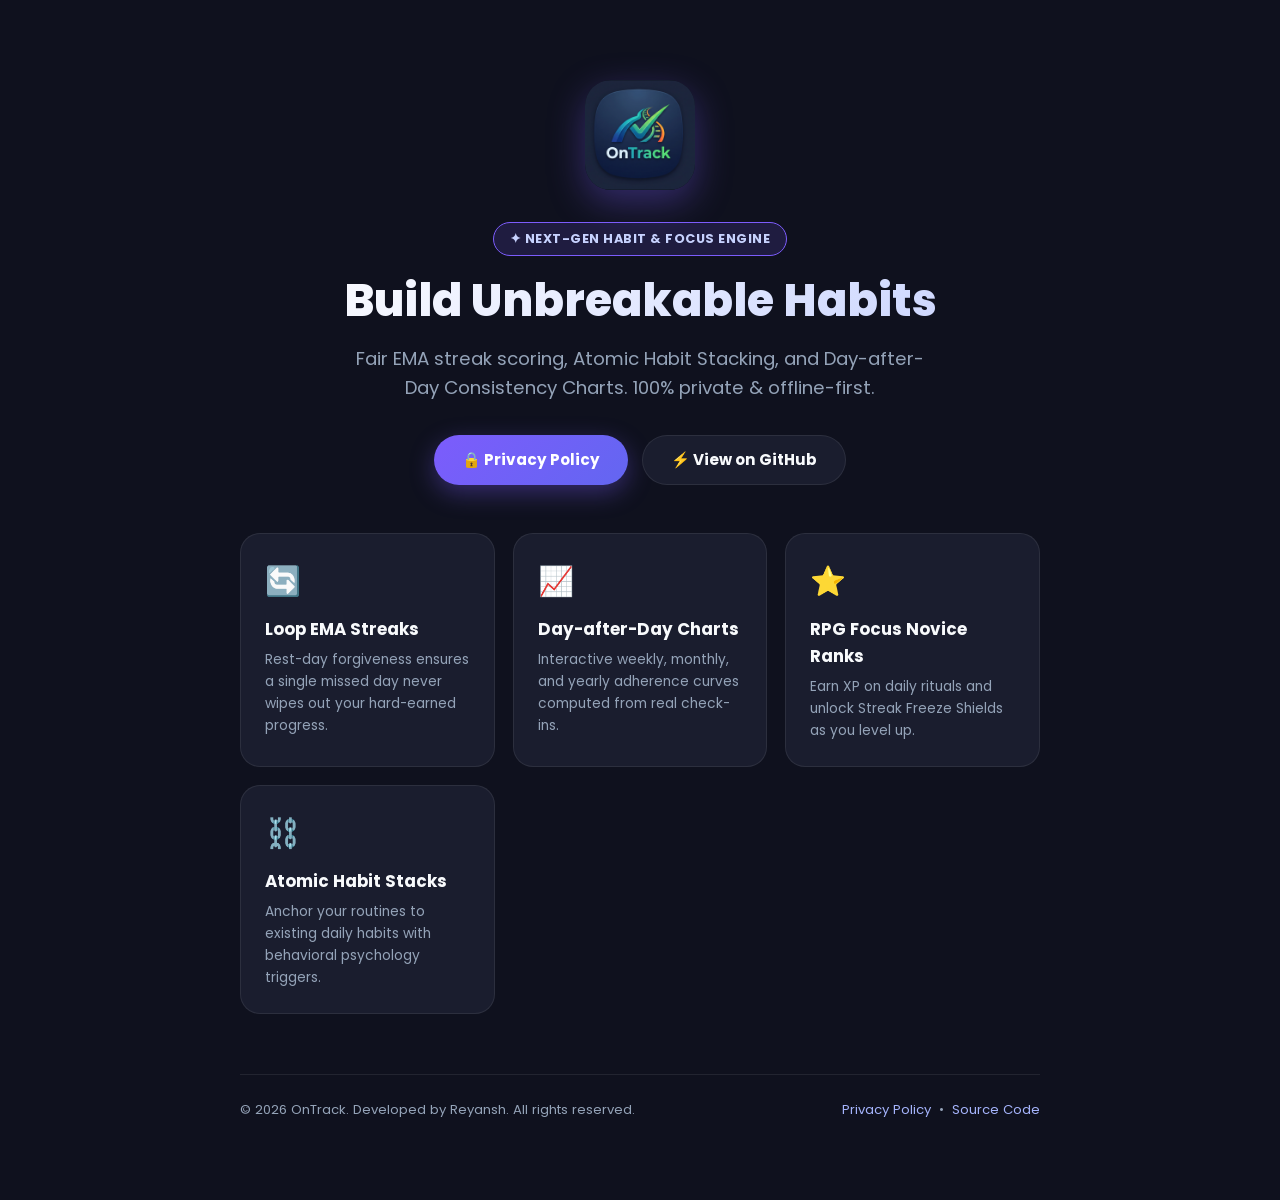
<file: index.html>
<!DOCTYPE html>
<html lang="en">
<head>
  <meta charset="UTF-8">
  <meta name="viewport" content="width=device-width, initial-scale=1.0">
  <title>OnTrack - Next-Gen Habit & Focus Engine</title>
  <link rel="icon" type="image/png" href="static/icons/favicon.png">
  <link rel="stylesheet" href="https://fonts.googleapis.com/css2?family=Poppins:wght@400;500;600;700;800&display=swap">
  <style>
    :root {
      --bg: #0F111E;
      --card-bg: #1A1D2E;
      --accent: #7C5CFC;
      --accent-glow: rgba(124, 92, 252, 0.35);
      --text: #F8FAFC;
      --text-muted: #94A3B8;
      --border: rgba(255, 255, 255, 0.08);
    }
    * { box-sizing: border-box; margin: 0; padding: 0; }
    body {
      font-family: 'Poppins', sans-serif;
      background: var(--bg);
      color: var(--text);
      line-height: 1.6;
      padding: 40px 20px 80px;
      min-height: 100vh;
      display: flex;
      flex-direction: column;
      align-items: center;
    }
    .hero-container {
      max-width: 800px;
      width: 100%;
      text-align: center;
      margin-top: 40px;
    }
    .logo-img {
      width: 110px;
      height: 110px;
      border-radius: 26px;
      box-shadow: 0 12px 36px var(--accent-glow);
      margin-bottom: 24px;
    }
    .badge {
      display: inline-block;
      padding: 6px 16px;
      border-radius: 999px;
      background: rgba(124, 92, 252, 0.15);
      border: 1px solid var(--accent);
      color: #C7D2FE;
      font-size: 0.8rem;
      font-weight: 700;
      letter-spacing: 0.5px;
      margin-bottom: 18px;
    }
    h1 {
      font-size: 2.8rem;
      font-weight: 800;
      line-height: 1.2;
      margin-bottom: 16px;
      background: linear-gradient(135deg, #FFFFFF 0%, #C7D2FE 100%);
      -webkit-background-clip: text;
      -webkit-text-fill-color: transparent;
    }
    p.subtitle {
      font-size: 1.15rem;
      color: var(--text-muted);
      max-width: 600px;
      margin: 0 auto 32px;
    }
    .cta-row {
      display: flex;
      gap: 14px;
      justify-content: center;
      flex-wrap: wrap;
      margin-bottom: 48px;
    }
    .btn {
      padding: 12px 28px;
      border-radius: 999px;
      font-weight: 700;
      font-size: 0.95rem;
      text-decoration: none;
      transition: all 0.2s ease;
      display: inline-flex;
      align-items: center;
      gap: 8px;
    }
    .btn-primary {
      background: linear-gradient(135deg, #7C5CFC 0%, #6366F1 100%);
      color: #FFFFFF;
      box-shadow: 0 8px 24px var(--accent-glow);
    }
    .btn-primary:hover {
      transform: translateY(-2px);
      box-shadow: 0 12px 30px rgba(124, 92, 252, 0.5);
    }
    .btn-secondary {
      background: var(--card-bg);
      color: var(--text);
      border: 1px solid var(--border);
    }
    .btn-secondary:hover {
      background: rgba(255, 255, 255, 0.06);
    }
    .features-grid {
      display: grid;
      grid-template-columns: repeat(auto-fit, minmax(240px, 1fr));
      gap: 18px;
      margin-bottom: 60px;
      text-align: left;
    }
    .feature-card {
      background: var(--card-bg);
      border: 1px solid var(--border);
      border-radius: 20px;
      padding: 24px;
    }
    .feature-icon {
      font-size: 1.8rem;
      margin-bottom: 12px;
      display: inline-block;
    }
    .feature-title {
      font-size: 1.05rem;
      font-weight: 700;
      margin-bottom: 6px;
    }
    .feature-desc {
      font-size: 0.86rem;
      color: var(--text-muted);
    }
    footer {
      margin-top: auto;
      border-top: 1px solid var(--border);
      padding-top: 24px;
      width: 100%;
      max-width: 800px;
      display: flex;
      justify-content: space-between;
      align-items: center;
      font-size: 0.82rem;
      color: var(--text-muted);
      flex-wrap: wrap;
      gap: 12px;
    }
    footer a {
      color: #A5B4FC;
      text-decoration: none;
    }
    footer a:hover {
      text-decoration: underline;
    }
  </style>
</head>
<body>

  <div class="hero-container">
    <img src="static/icons/logo.png" alt="OnTrack Logo" class="logo-img">
    <div>
      <span class="badge">✦ NEXT-GEN HABIT & FOCUS ENGINE</span>
    </div>
    <h1>Build Unbreakable Habits</h1>
    <p class="subtitle">
      Fair EMA streak scoring, Atomic Habit Stacking, and Day-after-Day Consistency Charts. 100% private & offline-first.
    </p>

    <div class="cta-row">
      <a href="privacy-policy.html" class="btn btn-primary">🔒 Privacy Policy</a>
      <a href="https://github.com/reyanshk669-code/ontrackr" class="btn btn-secondary">⚡ View on GitHub</a>
    </div>

    <div class="features-grid">
      <div class="feature-card">
        <span class="feature-icon">🔄</span>
        <div class="feature-title">Loop EMA Streaks</div>
        <div class="feature-desc">Rest-day forgiveness ensures a single missed day never wipes out your hard-earned progress.</div>
      </div>
      <div class="feature-card">
        <span class="feature-icon">📈</span>
        <div class="feature-title">Day-after-Day Charts</div>
        <div class="feature-desc">Interactive weekly, monthly, and yearly adherence curves computed from real check-ins.</div>
      </div>
      <div class="feature-card">
        <span class="feature-icon">⭐</span>
        <div class="feature-title">RPG Focus Novice Ranks</div>
        <div class="feature-desc">Earn XP on daily rituals and unlock Streak Freeze Shields as you level up.</div>
      </div>
      <div class="feature-card">
        <span class="feature-icon">⛓️</span>
        <div class="feature-title">Atomic Habit Stacks</div>
        <div class="feature-desc">Anchor your routines to existing daily habits with behavioral psychology triggers.</div>
      </div>
    </div>
  </div>

  <footer>
    <div>© 2026 OnTrack. Developed by Reyansh. All rights reserved.</div>
    <div>
      <a href="privacy-policy.html">Privacy Policy</a> &nbsp;•&nbsp; 
      <a href="https://github.com/reyanshk669-code/ontrackr">Source Code</a>
    </div>
  </footer>

</body>
</html>
</file>
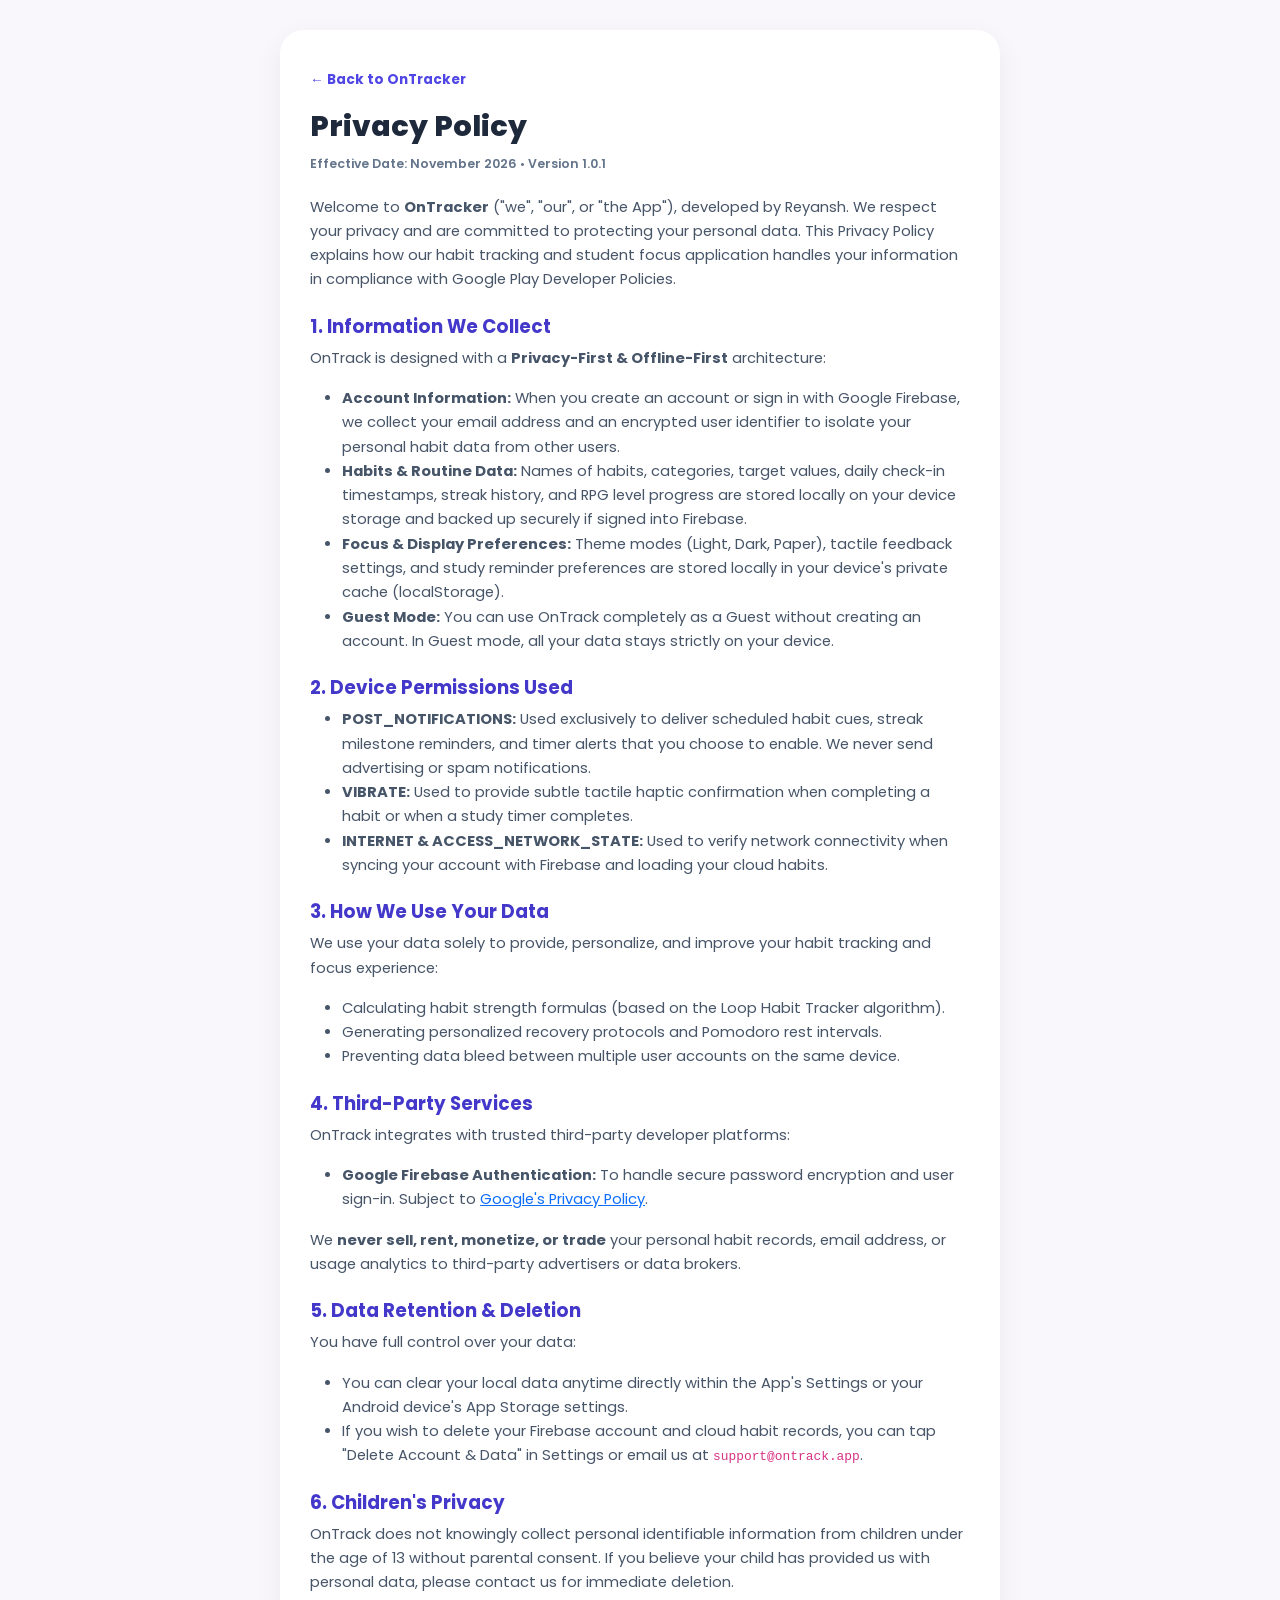
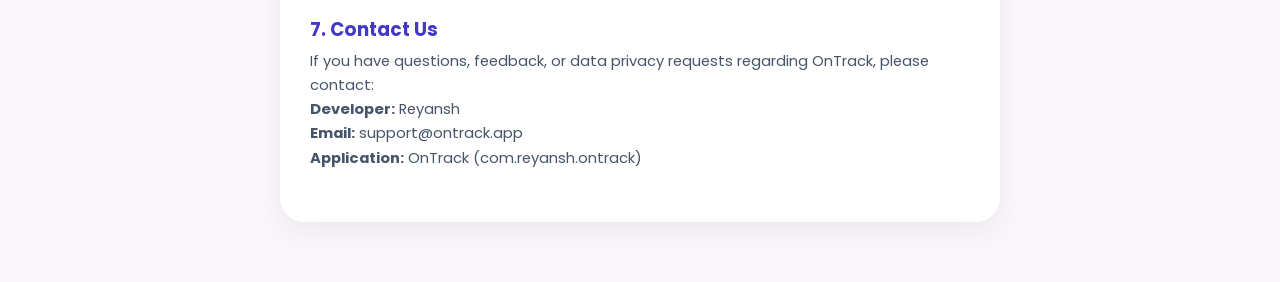
<file: privacy-policy.html>
<!DOCTYPE html>
<html lang="en">
<head>
  <meta charset="UTF-8">
  <meta name="viewport" content="width=device-width, initial-scale=1.0">
  <title>Privacy Policy - OnTracker</title>
  <link rel="stylesheet" href="/static/vendor/bootstrap.min.css">
  <link rel="stylesheet" href="https://fonts.googleapis.com/css2?family=Poppins:wght@400;500;600;700;800&display=swap">
  <style>
    body {
      font-family: 'Poppins', sans-serif;
      background: #FAF7FC;
      color: #334155;
      padding: 30px 16px 60px;
      line-height: 1.65;
    }
    .policy-container {
      max-width: 720px;
      margin: 0 auto;
      background: #FFFFFF;
      padding: 36px 30px;
      border-radius: 24px;
      box-shadow: 0 10px 30px rgba(0,0,0,0.06);
    }
    h1 { font-weight: 800; font-size: 1.8rem; color: #1E293B; margin-bottom: 6px; }
    h2 { font-weight: 700; font-size: 1.15rem; color: #4338CA; margin-top: 24px; margin-bottom: 8px; }
    p, li { font-size: 0.92rem; color: #475569; }
    .badge-updated { font-size: 0.78rem; font-weight: 600; color: #64748B; margin-bottom: 20px; display: inline-block; }
    .back-btn { display: inline-flex; align-items: center; gap: 6px; font-weight: 700; font-size: 0.85rem; color: #4F46E5; text-decoration: none; margin-bottom: 18px; }
  </style>
</head>
<body>
  <div class="policy-container">
    <a href="/" class="back-btn">← Back to OnTracker</a>
    <h1>Privacy Policy</h1>
    <span class="badge-updated">Effective Date: November 2026 • Version 1.0.1</span>

    <p>
      Welcome to <strong>OnTracker</strong> ("we", "our", or "the App"), developed by Reyansh. We respect your privacy and are committed to protecting your personal data. This Privacy Policy explains how our habit tracking and student focus application handles your information in compliance with Google Play Developer Policies.
    </p>

    <h2>1. Information We Collect</h2>
    <p>
      OnTrack is designed with a <strong>Privacy-First & Offline-First</strong> architecture:
    </p>
    <ul>
      <li><strong>Account Information:</strong> When you create an account or sign in with Google Firebase, we collect your email address and an encrypted user identifier to isolate your personal habit data from other users.</li>
      <li><strong>Habits & Routine Data:</strong> Names of habits, categories, target values, daily check-in timestamps, streak history, and RPG level progress are stored locally on your device storage and backed up securely if signed into Firebase.</li>
      <li><strong>Focus & Display Preferences:</strong> Theme modes (Light, Dark, Paper), tactile feedback settings, and study reminder preferences are stored locally in your device's private cache (localStorage).</li>
      <li><strong>Guest Mode:</strong> You can use OnTrack completely as a Guest without creating an account. In Guest mode, all your data stays strictly on your device.</li>
    </ul>

    <h2>2. Device Permissions Used</h2>
    <ul>
      <li><strong>POST_NOTIFICATIONS:</strong> Used exclusively to deliver scheduled habit cues, streak milestone reminders, and timer alerts that you choose to enable. We never send advertising or spam notifications.</li>
      <li><strong>VIBRATE:</strong> Used to provide subtle tactile haptic confirmation when completing a habit or when a study timer completes.</li>
      <li><strong>INTERNET & ACCESS_NETWORK_STATE:</strong> Used to verify network connectivity when syncing your account with Firebase and loading your cloud habits.</li>
    </ul>

    <h2>3. How We Use Your Data</h2>
    <p>
      We use your data solely to provide, personalize, and improve your habit tracking and focus experience:
    </p>
    <ul>
      <li>Calculating habit strength formulas (based on the Loop Habit Tracker algorithm).</li>
      <li>Generating personalized recovery protocols and Pomodoro rest intervals.</li>
      <li>Preventing data bleed between multiple user accounts on the same device.</li>
    </ul>

    <h2>4. Third-Party Services</h2>
    <p>
      OnTrack integrates with trusted third-party developer platforms:
    </p>
    <ul>
      <li><strong>Google Firebase Authentication:</strong> To handle secure password encryption and user sign-in. Subject to <a href="https://policies.google.com/privacy" target="_blank" rel="noopener">Google's Privacy Policy</a>.</li>
    </ul>
    <p>
      We <strong>never sell, rent, monetize, or trade</strong> your personal habit records, email address, or usage analytics to third-party advertisers or data brokers.
    </p>

    <h2>5. Data Retention & Deletion</h2>
    <p>
      You have full control over your data:
    </p>
    <ul>
      <li>You can clear your local data anytime directly within the App's Settings or your Android device's App Storage settings.</li>
      <li>If you wish to delete your Firebase account and cloud habit records, you can tap "Delete Account & Data" in Settings or email us at <code>support@ontrack.app</code>.</li>
    </ul>

    <h2>6. Children's Privacy</h2>
    <p>
      OnTrack does not knowingly collect personal identifiable information from children under the age of 13 without parental consent. If you believe your child has provided us with personal data, please contact us for immediate deletion.
    </p>

    <h2>7. Contact Us</h2>
    <p>
      If you have questions, feedback, or data privacy requests regarding OnTrack, please contact:
      <br>
      <strong>Developer:</strong> Reyansh
      <br>
      <strong>Email:</strong> support@ontrack.app
      <br>
      <strong>Application:</strong> OnTrack (com.reyansh.ontrack)
    </p>
  </div>
</body>
</html>
</file>
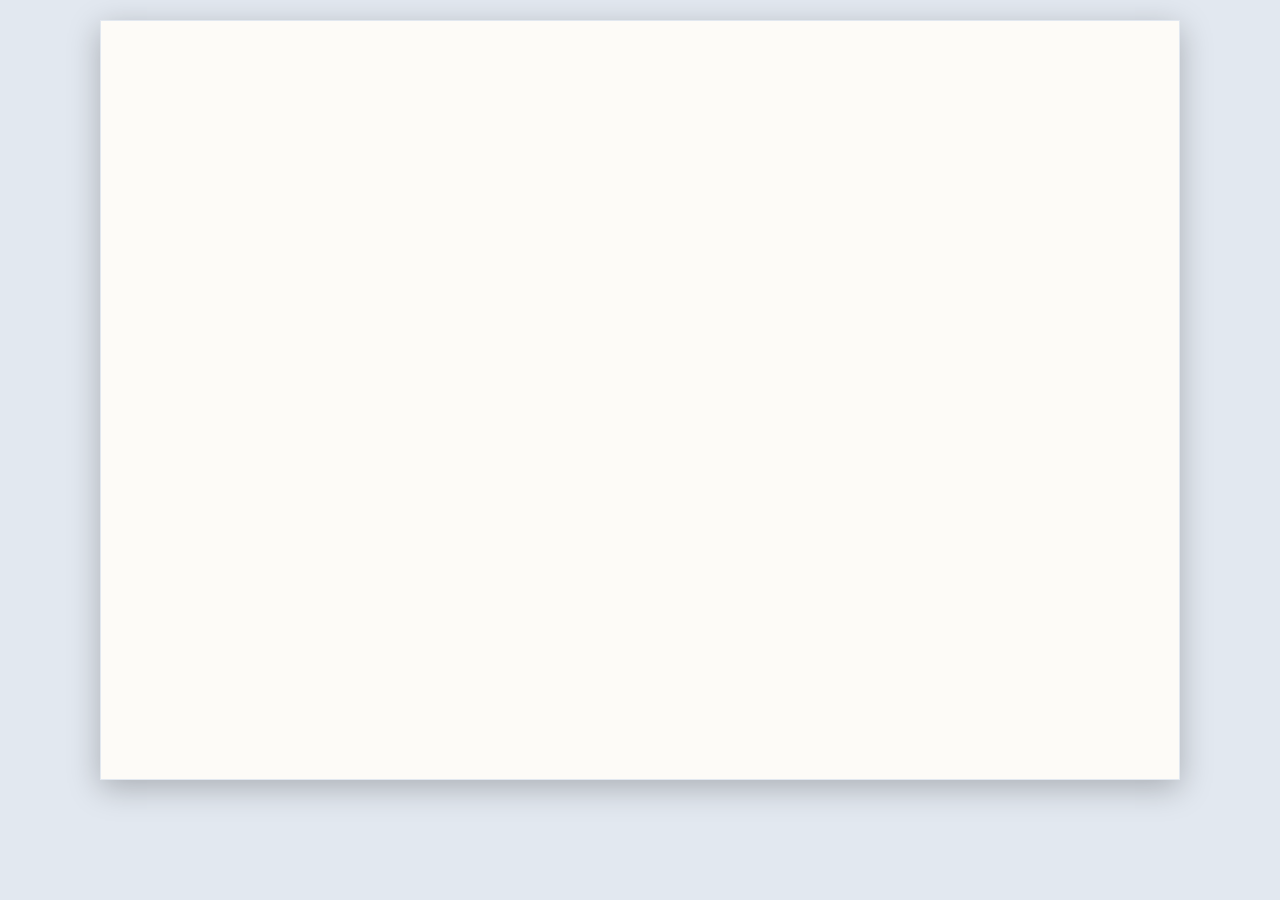
<file: templates/print_view.html>
<!DOCTYPE html>
<html lang="en">
<head>
  <meta charset="UTF-8">
  <title>HabitWall: Print Preview</title>
  <link rel="stylesheet" href="/static/css/themes.css">
  <link rel="stylesheet" href="/static/css/print-studio.css">
  <style>
    body {
      margin: 0;
      padding: 20px;
      display: flex;
      justify-content: center;
      background: #E2E8F0;
    }
  </style>
</head>
<body>
  <div id="print-a4-canvas" class="a4-landscape-canvas theme-pastel">
    <!-- Populated by PrintStudio -->
  </div>
</body>
</html>
</file>
<file: static/css/themes.css>
/* ============================================================
   OnTracker - Calm Design System & Themes
   Template 1: Calm Light (Sage Green, Matcha & Warm Cream)
   Template 2: Calm Dark (Deep Forest Charcoal & Matcha Green)
   ============================================================ */

:root, [data-theme="light"] {
  /* Template 1: Calm Light (Sage Green, Matcha & Warm Cream) */
  --bg-primary: #F7F5EE;
  --bg-gradient: linear-gradient(180deg, #FBF9F4 0%, #F7F5EE 50%, #F1EFE6 100%);
  --bg-secondary: #EFECE2;
  --bg-card: rgba(255, 255, 255, 0.94);
  --bg-card-hover: #FFFFFF;
  --bg-glass: rgba(247, 245, 238, 0.88);
  
  --border-color: rgba(122, 154, 120, 0.18);
  --border-color-strong: rgba(122, 154, 120, 0.35);
  
  --text-primary: #202920;
  --text-secondary: #4D584C;
  --text-muted: #7B8679;
  
  --accent-primary: #7A9A78;
  --accent-primary-hover: #6A8B68;
  --accent-glow: rgba(122, 154, 120, 0.30);
  --accent-gradient: linear-gradient(135deg, #85A384 0%, #6E8E6C 100%);
  
  /* Palette Tokens from Template 1 */
  --mint: #7A9A78;
  --mint-bg: rgba(122, 154, 120, 0.14);
  --mint-border: rgba(122, 154, 120, 0.32);
  
  --sky: #5A8EB8;
  --sky-bg: rgba(216, 232, 245, 0.7);
  --sky-border: rgba(90, 142, 184, 0.32);
  
  --peach: #E07850;
  --peach-bg: rgba(254, 232, 220, 0.85);
  --peach-border: rgba(247, 185, 154, 0.45);
  
  --amber: #D19438;
  --amber-bg: rgba(253, 236, 200, 0.85);
  --amber-border: rgba(245, 206, 123, 0.45);
  
  --purple: #857DA6;
  --purple-bg: rgba(133, 125, 166, 0.14);
  --purple-border: rgba(133, 125, 166, 0.32);
  
  --success: #7A9A78;
  --warning: #D19438;
  --danger: #D9534F;
  --skipped-bg: rgba(245, 206, 123, 0.18);
  --skipped-border: #D19438;
  
  /* Floating Dock Navigation (Matching Template 1) */
  --dock-bg: #FFFFFF;
  --dock-border: rgba(122, 154, 120, 0.18);
  --dock-shadow: 0 16px 40px rgba(40, 50, 40, 0.08);
  --dock-active: #7A9A78;
  
  --shadow-sm: 0 3px 8px rgba(40, 50, 40, 0.04);
  --shadow-md: 0 8px 24px rgba(40, 50, 40, 0.06);
  --shadow-lg: 0 16px 36px rgba(40, 50, 40, 0.10);
  
  --radius-xs: 8px;
  --radius-sm: 12px;
  --radius-md: 18px;
  --radius-lg: 24px;
  --radius-full: 9999px;
  
  --calendar-day-bg: rgba(255, 255, 255, 0.7);
  --calendar-day-hover: #EFECE2;
}

[data-theme="dark"] {
  /* Template 2: Calm Dark (Matcha Charcoal) */
  --bg-primary: #1A211B;
  --bg-gradient: linear-gradient(180deg, #1E261F 0%, #151A15 100%);
  --bg-secondary: #242D25;
  --bg-card: rgba(32, 41, 33, 0.90);
  --bg-card-hover: rgba(40, 52, 42, 0.96);
  --bg-glass: rgba(26, 33, 27, 0.88);
  
  --border-color: rgba(122, 154, 120, 0.20);
  --border-color-strong: rgba(122, 154, 120, 0.38);
  
  --text-primary: #F2F4F0;
  --text-secondary: #B4BEB2;
  --text-muted: #7E8A7C;
  
  --accent-primary: #85A384;
  --accent-primary-hover: #96B495;
  --accent-glow: rgba(133, 163, 132, 0.35);
  --accent-gradient: linear-gradient(135deg, #85A384 0%, #6E8E6C 100%);
  
  --mint: #85A384;
  --mint-bg: rgba(133, 163, 132, 0.18);
  --mint-border: rgba(133, 163, 132, 0.35);
  
  --sky: #6FA2CC;
  --sky-bg: rgba(111, 162, 204, 0.18);
  --sky-border: rgba(111, 162, 204, 0.35);
  
  --peach: #F09A7A;
  --peach-bg: rgba(240, 154, 122, 0.18);
  --peach-border: rgba(240, 154, 122, 0.35);
  
  --amber: #E2B663;
  --amber-bg: rgba(226, 182, 99, 0.18);
  --amber-border: rgba(226, 182, 99, 0.35);
  
  --purple: #A29ABF;
  --purple-bg: rgba(162, 154, 191, 0.18);
  --purple-border: rgba(162, 154, 191, 0.35);
  
  --success: #85A384;
  --warning: #E2B663;
  --danger: #E57373;
  --skipped-bg: rgba(226, 182, 99, 0.18);
  --skipped-border: #E2B663;
  
  --dock-bg: #202920;
  --dock-border: rgba(122, 154, 120, 0.22);
  --dock-shadow: 0 16px 40px rgba(0, 0, 0, 0.55);
  --dock-active: #85A384;
  
  --shadow-sm: 0 3px 8px rgba(0, 0, 0, 0.3);
  --shadow-md: 0 8px 24px rgba(0, 0, 0, 0.4);
  --shadow-lg: 0 16px 36px rgba(0, 0, 0, 0.55);
  
  --calendar-day-bg: rgba(255, 255, 255, 0.05);
  --calendar-day-hover: rgba(255, 255, 255, 0.10);
}

[data-theme="paper"] {
  --bg-primary: #F5F2E8;
  --bg-gradient: linear-gradient(180deg, #FBF8F0 0%, #F1ECE0 100%);
  --bg-secondary: #EAE4D4;
  --bg-card: rgba(254, 252, 248, 0.94);
  --bg-card-hover: #FFFFFF;
  --bg-glass: rgba(245, 242, 232, 0.90);
  
  --border-color: #DFD7C4;
  --border-color-strong: #CFC5AE;
  
  --text-primary: #28241D;
  --text-secondary: #5D5446;
  --text-muted: #8E8472;
  
  --accent-primary: #6E8B6C;
  --accent-primary-hover: #5A7558;
  --accent-glow: rgba(110, 139, 108, 0.25);
  --accent-gradient: linear-gradient(135deg, #7A9A78 0%, #5E7C5C 100%);
  
  --mint: #6E8B6C;
  --mint-bg: rgba(110, 139, 108, 0.14);
  --mint-border: rgba(110, 139, 108, 0.32);
  
  --sky: #4A7A9B;
  --sky-bg: rgba(74, 122, 155, 0.14);
  --sky-border: rgba(74, 122, 155, 0.32);
  
  --peach: #C86848;
  --peach-bg: rgba(200, 104, 72, 0.14);
  --peach-border: rgba(200, 104, 72, 0.32);
  
  --amber: #B88328;
  --amber-bg: rgba(184, 131, 40, 0.14);
  --amber-border: rgba(184, 131, 40, 0.32);
  
  --purple: #786C94;
  --purple-bg: rgba(120, 108, 148, 0.14);
  --purple-border: rgba(120, 108, 148, 0.32);
  
  --success: #6E8B6C;
  --warning: #B88328;
  --danger: #B34A4A;
  --skipped-bg: rgba(184, 131, 40, 0.14);
  --skipped-border: #B88328;
  
  --dock-bg: #FCFAF5;
  --dock-border: #DFD7C4;
  --dock-shadow: 0 16px 36px rgba(40, 36, 29, 0.10);
  --dock-active: #6E8B6C;
  
  --shadow-sm: 0 3px 8px rgba(40, 36, 29, 0.05);
  --shadow-md: 0 8px 24px rgba(40, 36, 29, 0.08);
  --shadow-lg: 0 16px 36px rgba(40, 36, 29, 0.12);
  
  --calendar-day-bg: rgba(0, 0, 0, 0.03);
  --calendar-day-hover: rgba(0, 0, 0, 0.06);
}
</file>
<file: static/css/print-studio.css>
/* ============================================================
   HabitWall: Print Wall Studio & High-Res A4 Sheet Styles
   Print-Optimized Styles for Physical Study Walls & PDF/PNG Exports
   ============================================================ */

.print-studio-wrap {
  display: flex;
  flex-direction: column;
  gap: 16px;
}

/* Control Toolbar */
.print-toolbar {
  background: var(--bg-card);
  border: 1px solid var(--border-color);
  border-radius: var(--radius-md);
  padding: 12px 16px;
  display: flex;
  flex-wrap: wrap;
  align-items: center;
  justify-content: space-between;
  gap: 12px;
}

.print-controls-left, .print-controls-right {
  display: flex;
  align-items: center;
  flex-wrap: wrap;
  gap: 10px;
}

.btn-export-action {
  padding: 8px 16px;
  border-radius: var(--radius-sm);
  font-size: 0.82rem;
  font-weight: 700;
  display: inline-flex;
  align-items: center;
  gap: 6px;
  cursor: pointer;
  border: none;
  transition: transform 0.15s ease, box-shadow 0.2s ease;
}

.btn-export-action:active {
  transform: scale(0.96);
}

.btn-export-png {
  background: linear-gradient(135deg, #3B82F6, #1D4ED8);
  color: #FFFFFF;
  box-shadow: 0 2px 8px rgba(59, 130, 246, 0.3);
}

.btn-export-pdf {
  background: linear-gradient(135deg, #10B981, #047857);
  color: #FFFFFF;
  box-shadow: 0 2px 8px rgba(16, 185, 129, 0.3);
}

/* Preview Canvas Container (Scales to fit screen while maintaining A4 ratio) */
.print-canvas-viewport {
  background: var(--bg-secondary);
  border: 1px solid var(--border-color);
  border-radius: var(--radius-md);
  padding: 16px;
  overflow-x: auto;
  display: flex;
  justify-content: center;
  box-shadow: inset 0 2px 6px rgba(0, 0, 0, 0.1);
}

/* Fixed A4 Landscape Canvas Dimensions for crisp html2canvas rasterization: 1120px x 792px (approx ~1.414 ratio) */
.a4-landscape-canvas {
  width: 1080px;
  min-height: 760px;
  background-color: #FFFFFF;
  color: #0F172A;
  box-shadow: 0 8px 30px rgba(0, 0, 0, 0.25);
  padding: 32px 36px;
  position: relative;
  display: flex;
  flex-direction: column;
  justify-content: space-between;
  box-sizing: border-box;
}

/* ================= PRINT THEME 1: Pastel Study Grid ================= */
.theme-pastel {
  background-color: #FDFBF7;
  color: #2D3748;
  border: 1px solid #E2E8F0;
}
.theme-pastel .sheet-header-title {
  color: #3182CE;
}
.theme-pastel .wall-table th {
  background-color: #EDF2F7;
  color: #4A5568;
  border-color: #CBD5E0;
}
.theme-pastel .wall-table td {
  border-color: #E2E8F0;
}
.theme-pastel .timetable-header {
  background-color: #EBF8FF;
  color: #2B6CB0;
}
.theme-pastel .timetable-cell {
  border-color: #E2E8F0;
}

/* ================= PRINT THEME 2: Minimalist Blueprint ================= */
.theme-blueprint {
  background-color: #FFFFFF;
  color: #111827;
  font-family: "Courier New", Courier, monospace, monospace;
}
.theme-blueprint .sheet-header-title {
  color: #111827;
  letter-spacing: 2px;
  text-transform: uppercase;
}
.theme-blueprint .wall-table th {
  background-color: #F3F4F6;
  color: #111827;
  border: 1.5px solid #111827;
}
.theme-blueprint .wall-table td {
  border: 1px solid #374151;
}
.theme-blueprint .timetable-header {
  background-color: #111827;
  color: #FFFFFF;
}
.theme-blueprint .timetable-cell {
  border: 1px solid #111827;
}

/* ================= PRINT THEME 3: Modern Dark Poster ================= */
.theme-dark-poster {
  background-color: #0F172A;
  color: #F8FAFC;
}
.theme-dark-poster .sheet-header-title {
  color: #818CF8;
}
.theme-dark-poster .wall-table th {
  background-color: #1E293B;
  color: #CBD5E1;
  border-color: #334155;
}
.theme-dark-poster .wall-table td {
  border-color: #334155;
}
.theme-dark-poster .timetable-header {
  background-color: #1E293B;
  color: #818CF8;
}
.theme-dark-poster .timetable-cell {
  border-color: #334155;
}

/* Sheet Header */
.sheet-header-block {
  display: flex;
  align-items: center;
  justify-content: space-between;
  border-bottom: 2px solid currentColor;
  padding-bottom: 12px;
  margin-bottom: 16px;
}

.sheet-header-title {
  font-size: 1.5rem;
  font-weight: 800;
  display: flex;
  align-items: center;
  gap: 10px;
}

.sheet-header-meta {
  text-align: right;
  font-size: 0.85rem;
  font-weight: 600;
}

/* ================= Wall Matrix Table (Template 1) ================= */
.wall-matrix-table-wrap {
  width: 100%;
  flex: 1;
}

.wall-table {
  width: 100%;
  border-collapse: collapse;
  text-align: center;
  font-size: 0.72rem;
}

.wall-table th, .wall-table td {
  padding: 5px 2px;
  border: 1px solid #CBD5E1;
}

.wall-table th.col-habit-name, .wall-table td.col-habit-name {
  text-align: left;
  padding: 6px 10px;
  font-weight: 700;
  font-size: 0.8rem;
  width: 220px;
  max-width: 220px;
  white-space: nowrap;
  overflow: hidden;
  text-overflow: ellipsis;
}

.wall-table td.col-day-cell {
  width: 24px;
  height: 28px;
  vertical-align: middle;
}

.matrix-check-dot {
  width: 18px;
  height: 18px;
  border-radius: 50%;
  margin: 0 auto;
  display: flex;
  align-items: center;
  justify-content: center;
  font-size: 0.65rem;
  font-weight: 800;
}

.matrix-check-dot.blank-mode {
  border: 1.5px solid #94A3B8;
  background-color: transparent;
}

.matrix-check-dot.completed-dot {
  color: #FFFFFF;
}

.matrix-check-dot.skipped-dot {
  background: #FEF3C7;
  color: #D97706;
  border: 1px dashed #D97706;
}

/* Sheet Footer */
.sheet-footer-block {
  display: flex;
  align-items: center;
  justify-content: space-between;
  border-top: 1px solid currentColor;
  padding-top: 10px;
  margin-top: 16px;
  font-size: 0.75rem;
  opacity: 0.8;
}

/* ================= Weekly Timetable Grid (Template 2) ================= */
.timetable-grid-wrap {
  width: 100%;
  flex: 1;
  display: flex;
  flex-direction: column;
}

.timetable-grid-table {
  width: 100%;
  border-collapse: collapse;
  table-layout: fixed;
}

.timetable-grid-table th {
  padding: 8px 4px;
  font-weight: 700;
  text-transform: uppercase;
  font-size: 0.75rem;
  text-align: center;
  border: 1px solid #CBD5E1;
}

.timetable-grid-table td {
  padding: 4px;
  border: 1px solid #E2E8F0;
  height: 48px;
  vertical-align: top;
  font-size: 0.7rem;
}

.timetable-slot-block {
  padding: 4px 6px;
  border-radius: 4px;
  color: #FFFFFF;
  font-weight: 600;
  font-size: 0.68rem;
  line-height: 1.2;
  margin-bottom: 2px;
  box-shadow: 0 1px 2px rgba(0, 0, 0, 0.1);
}

/* ================= Pure Print Media Engine ================= */
@media print {
  body {
    background: #FFFFFF !important;
    padding: 0 !important;
    margin: 0 !important;
  }
  .app-header,
  .bottom-nav-bar,
  .fab-btn,
  .print-toolbar,
  .countdown-banner,
  .kpi-grid,
  .category-filter-bar,
  #tab-tracker,
  #tab-timer,
  #tab-settings,
  .micro-note-toast,
  .modal {
    display: none !important;
  }
  .tab-content-view#tab-print {
    display: block !important;
    padding: 0 !important;
    margin: 0 !important;
    max-width: 100% !important;
  }
  .print-canvas-viewport {
    padding: 0 !important;
    border: none !important;
    background: transparent !important;
    box-shadow: none !important;
  }
  .a4-landscape-canvas {
    box-shadow: none !important;
    width: 100% !important;
    min-height: auto !important;
    padding: 15mm !important;
    page-break-inside: avoid;
  }
  @page {
    size: A4 landscape;
    margin: 0;
  }
}
</file>
